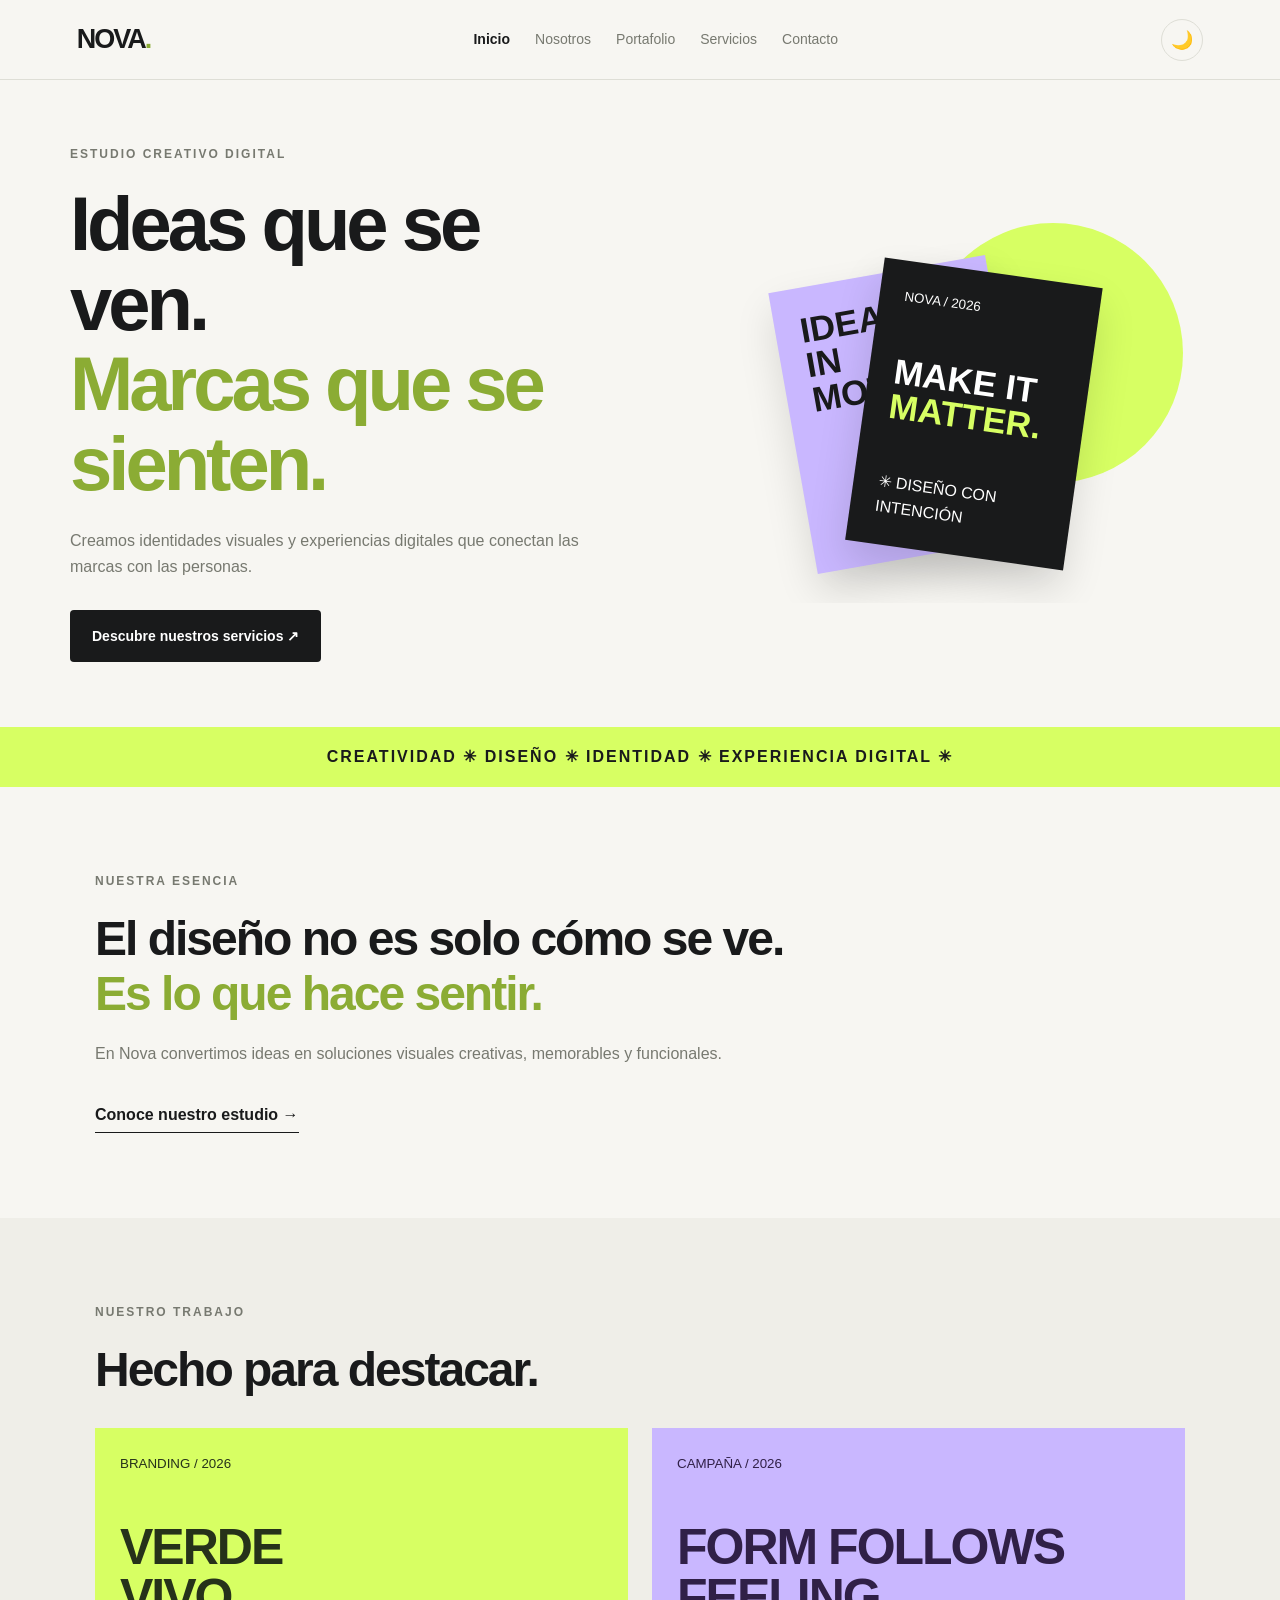
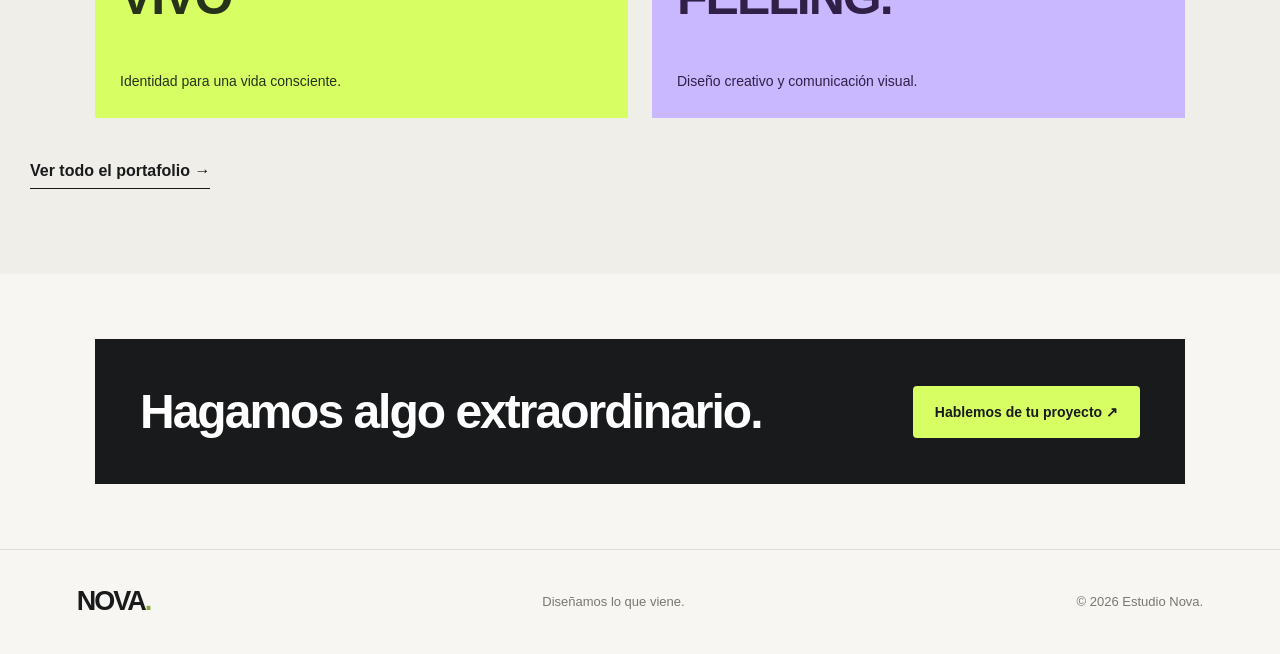
<file: index.html>
<!DOCTYPE html>
<html lang="es">
<head>
    <meta charset="UTF-8">
    <meta name="viewport" content="width=device-width, initial-scale=1.0">
    <title>Inicio | Estudio Nova</title>
    <link rel="stylesheet" href="css/main.css">
    <script src="js/main.js" defer></script>
</head>
<body>

<header class="encabezado">
    <a class="logo" href="index.html">NOVA<span>.</span></a>

    <button class="menu-toggle" aria-label="Abrir menú">☰</button>

    <nav class="menu">
        <a class="activo" href="index.html">Inicio</a>
        <a href="nosotros.html">Nosotros</a>
        <a href="portafolio.html">Portafolio</a>
        <a href="servicios.html">Servicios</a>
        <a href="contacto.html">Contacto</a>
    </nav>

    <button id="modo" aria-label="Cambiar modo de color">🌙</button>
</header>

<main>
    <section class="hero">
        <div class="hero-texto">
            <p class="etiqueta">ESTUDIO CREATIVO DIGITAL</p>
            <h1>Ideas que se ven.<br>
                <span>Marcas que se sienten.</span>
            </h1>
            <p>
                Creamos identidades visuales y experiencias digitales
                que conectan las marcas con las personas.
            </p>
            <a class="boton" href="servicios.html">Descubre nuestros servicios ↗</a>
        </div>

        <div class="hero-arte">
            <div class="circulo"></div>
            <div class="tarjeta tarjeta-trasera">IDEAS<br>IN MOTION</div>
            <div class="tarjeta tarjeta-frontal">
                <small>NOVA / 2026</small>
                <h2>MAKE IT<br><span>MATTER.</span></h2>
                <p>✳ DISEÑO CON INTENCIÓN</p>
            </div>
        </div>
    </section>

    <section class="franja">
        CREATIVIDAD ✳ DISEÑO ✳ IDENTIDAD ✳ EXPERIENCIA DIGITAL ✳
    </section>

    <section class="contenido">
        <p class="etiqueta">NUESTRA ESENCIA</p>
        <h2>El diseño no es solo cómo se ve.<br>
            <span>Es lo que hace sentir.</span>
        </h2>
        <p>
            En Nova convertimos ideas en soluciones visuales
            creativas, memorables y funcionales.
        </p>
        <a class="enlace" href="nosotros.html">Conoce nuestro estudio →</a>
    </section>

    <section class="proyectos">
        <p class="etiqueta">NUESTRO TRABAJO</p>
        <h2>Hecho para destacar.</h2>

        <div class="rejilla">
            <article class="proyecto verde">
                <small>BRANDING / 2026</small>
                <h3>VERDE<br>VIVO</h3>
                <p>Identidad para una vida consciente.</p>
            </article>

            <article class="proyecto lila">
                <small>CAMPAÑA / 2026</small>
                <h3>FORM FOLLOWS<br>FEELING.</h3>
                <p>Diseño creativo y comunicación visual.</p>
            </article>
        </div>

        <a class="enlace" href="portafolio.html">Ver todo el portafolio →</a>
    </section>

    <section class="llamada">
        <h2>Hagamos algo extraordinario.</h2>
        <a class="boton boton-claro" href="contacto.html">Hablemos de tu proyecto ↗</a>
    </section>
</main>

<footer>
    <a class="logo" href="index.html">NOVA<span>.</span></a>
    <p>Diseñamos lo que viene.</p>
    <small>© <span class="year"></span> Estudio Nova.</small>
</footer>

</body>
</html>
</file>
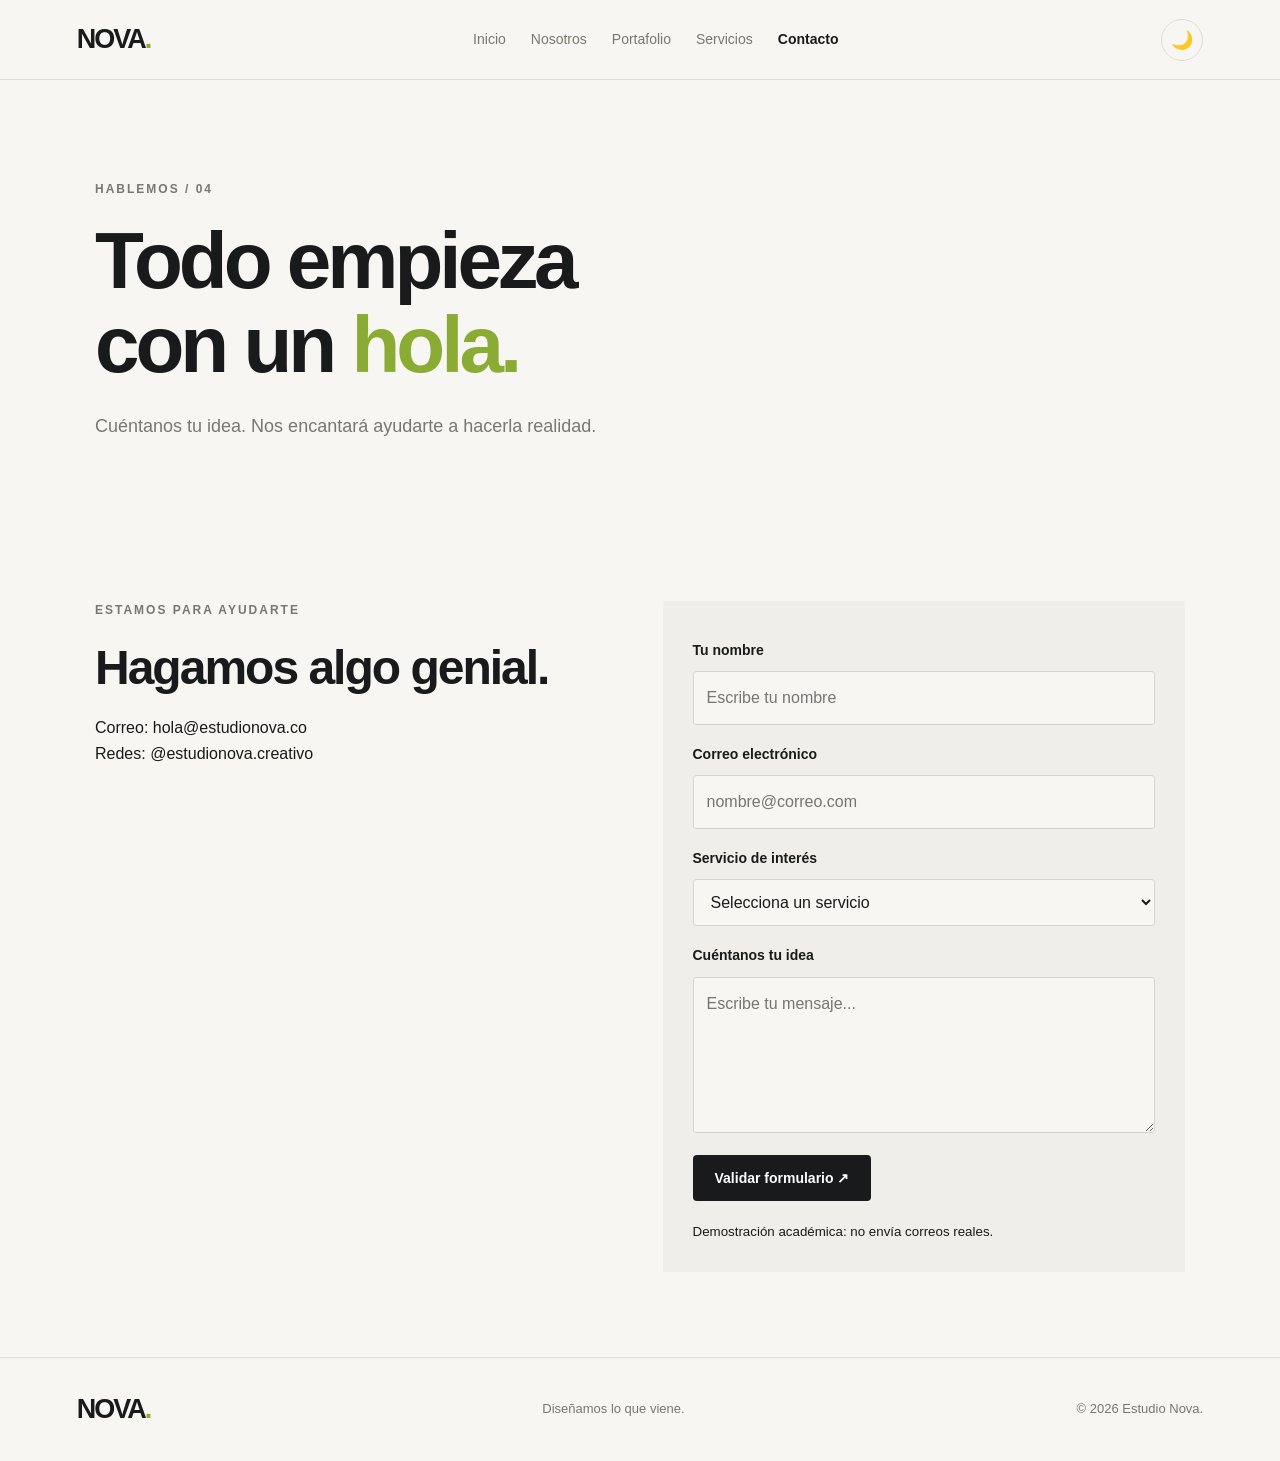
<file: contacto.html>
<!DOCTYPE html>
<html lang="es">
<head>
    <meta charset="UTF-8">
    <meta name="viewport" content="width=device-width, initial-scale=1.0">
    <title>Contacto | Estudio Nova</title>
    <link rel="stylesheet" href="css/main.css">
    <script src="js/main.js" defer></script>
</head>
<body>
<header class="encabezado">
    <a class="logo" href="index.html">NOVA<span>.</span></a>
    <button class="menu-toggle" aria-label="Abrir menú">☰</button>
    <nav class="menu">
        <a href="index.html">Inicio</a>
        <a href="nosotros.html">Nosotros</a>
        <a href="portafolio.html">Portafolio</a>
        <a href="servicios.html">Servicios</a>
        <a class="activo" href="contacto.html">Contacto</a>
    </nav>
    <button id="modo" aria-label="Cambiar modo de color">🌙</button>
</header>

<main>
    <section class="pagina">
        <p class="etiqueta">HABLEMOS / 04</p>
        <h1>Todo empieza<br>con un <span>hola.</span></h1>
        <p>Cuéntanos tu idea. Nos encantará ayudarte a hacerla realidad.</p>
    </section>

    <section class="contacto contenido">
        <div>
            <p class="etiqueta">ESTAMOS PARA AYUDARTE</p>
            <h2>Hagamos algo genial.</h2>
            <p>Correo: hola@estudionova.co</p>
            <p>Redes: @estudionova.creativo</p>
        </div>

        <form id="formulario" novalidate>
            <label for="nombre">Tu nombre</label>
            <input id="nombre" name="nombre" type="text"
                   placeholder="Escribe tu nombre" required>

            <label for="correo">Correo electrónico</label>
            <input id="correo" name="correo" type="email"
                   placeholder="nombre@correo.com" required>

            <label for="servicio">Servicio de interés</label>
            <select id="servicio" name="servicio" required>
                <option value="">Selecciona un servicio</option>
                <option>Identidad de marca</option>
                <option>Diseño digital</option>
                <option>Campañas creativas</option>
                <option>Packaging y editorial</option>
                <option>Otro</option>
            </select>

            <label for="mensaje">Cuéntanos tu idea</label>
            <textarea id="mensaje" name="mensaje" rows="5"
                      placeholder="Escribe tu mensaje..." required></textarea>

            <button class="boton" type="submit">Validar formulario ↗</button>
            <p id="respuesta" role="status" aria-live="polite"></p>
            <small>Demostración académica: no envía correos reales.</small>
        </form>
    </section>
</main>

<footer>
    <a class="logo" href="index.html">NOVA<span>.</span></a>
    <p>Diseñamos lo que viene.</p>
    <small>© <span class="year"></span> Estudio Nova.</small>
</footer>
</body>
</html>
</file>
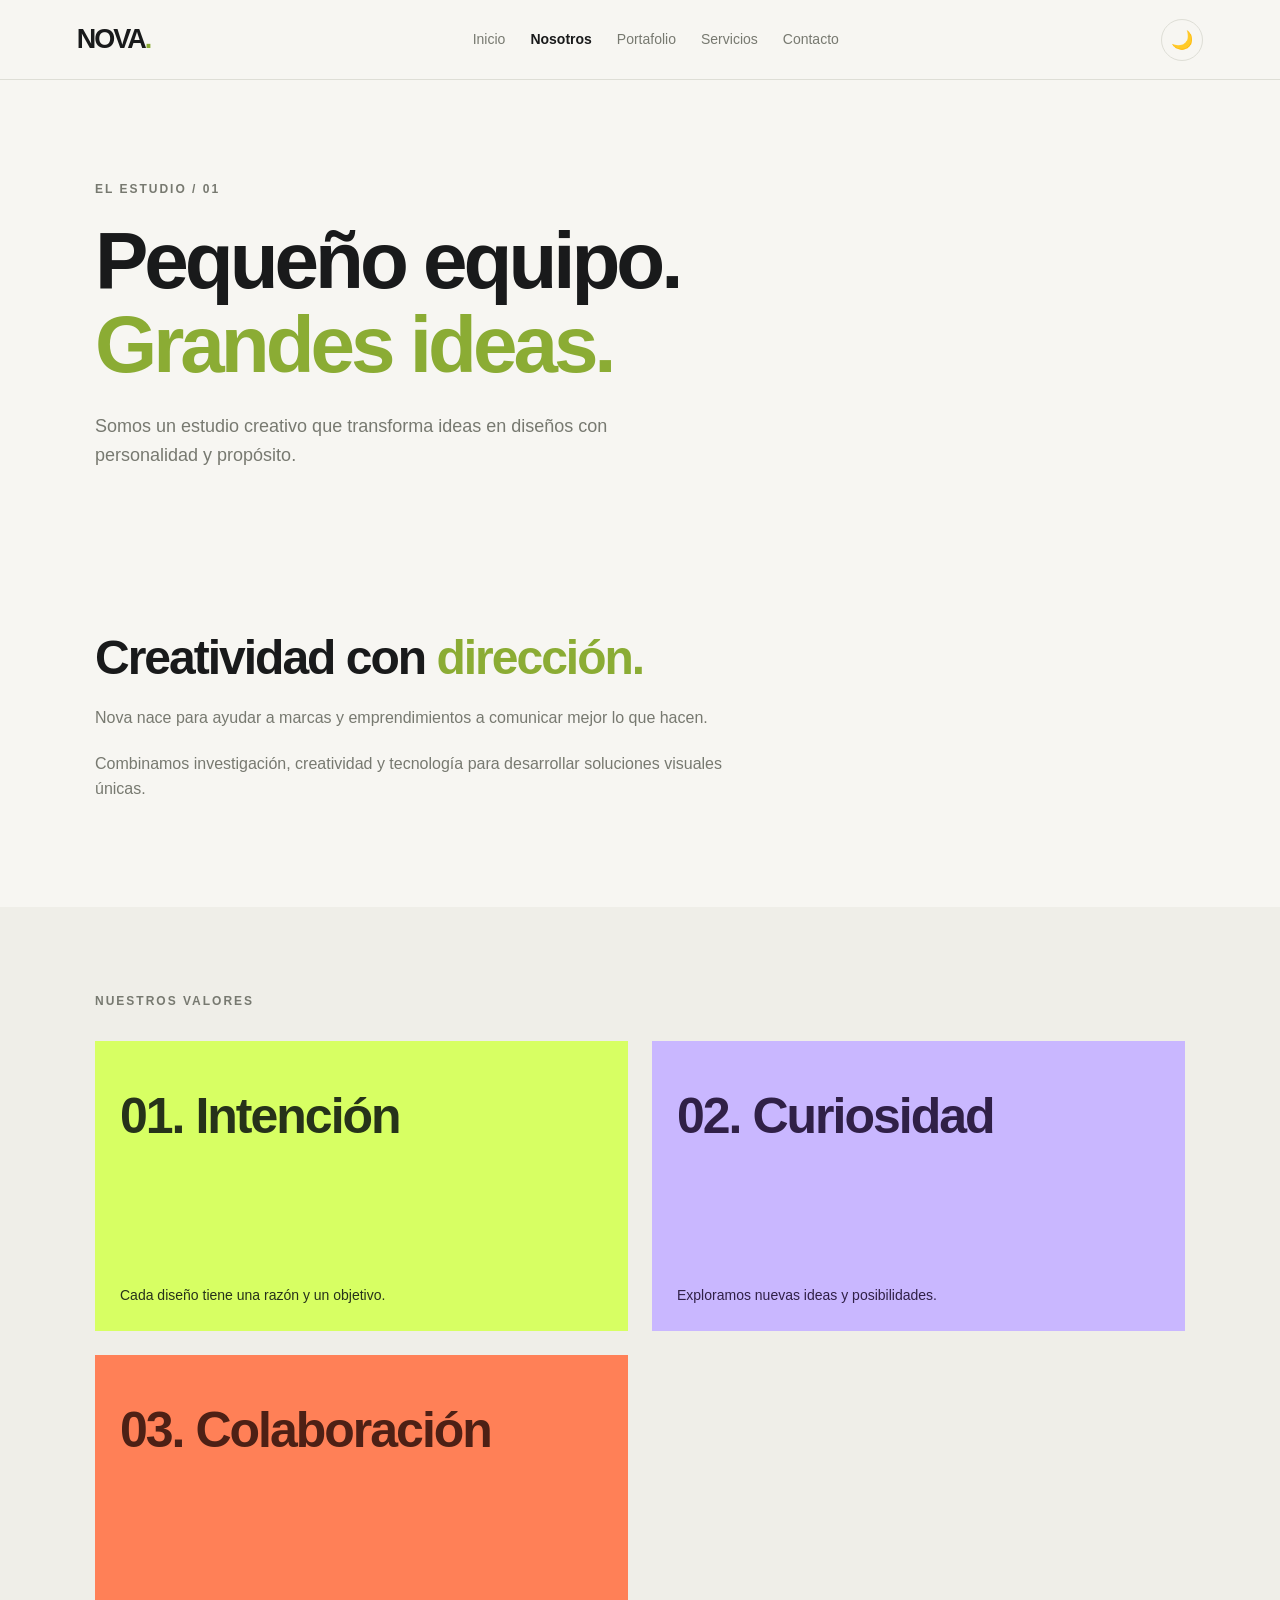
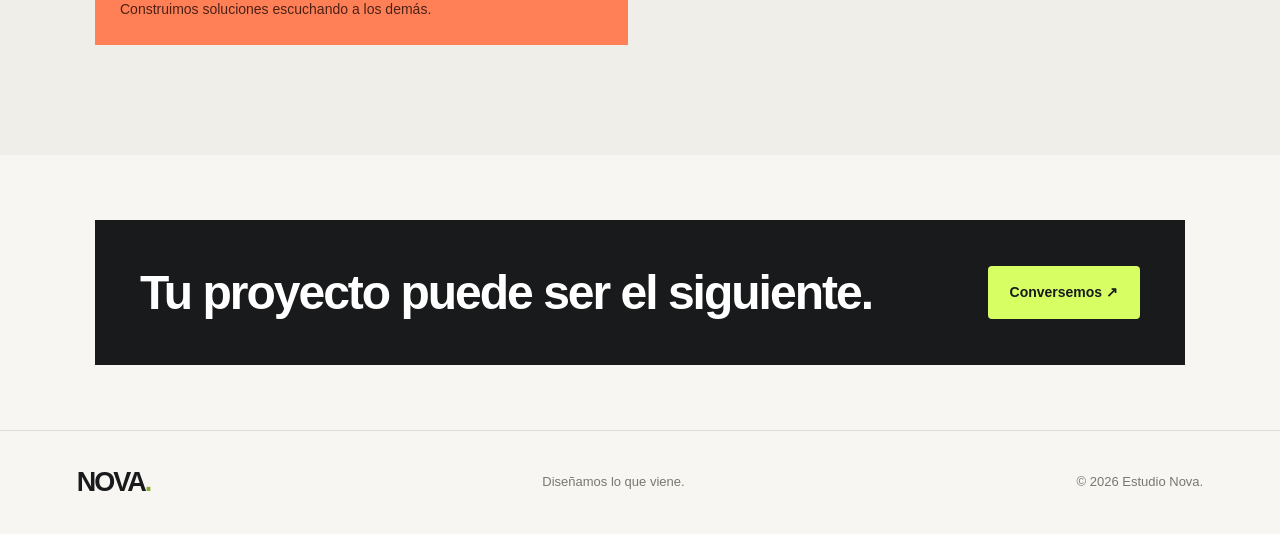
<file: nosotros.html>
<!DOCTYPE html>
<html lang="es">
<head>
    <meta charset="UTF-8">
    <meta name="viewport" content="width=device-width, initial-scale=1.0">
    <title>Nosotros | Estudio Nova</title>
    <link rel="stylesheet" href="css/main.css">
    <script src="js/main.js" defer></script>
</head>
<body>
<header class="encabezado">
    <a class="logo" href="index.html">NOVA<span>.</span></a>
    <button class="menu-toggle" aria-label="Abrir menú">☰</button>
    <nav class="menu">
        <a href="index.html">Inicio</a>
        <a class="activo" href="nosotros.html">Nosotros</a>
        <a href="portafolio.html">Portafolio</a>
        <a href="servicios.html">Servicios</a>
        <a href="contacto.html">Contacto</a>
    </nav>
    <button id="modo" aria-label="Cambiar modo de color">🌙</button>
</header>

<main>
    <section class="pagina">
        <p class="etiqueta">EL ESTUDIO / 01</p>
        <h1>Pequeño equipo.<br><span>Grandes ideas.</span></h1>
        <p>Somos un estudio creativo que transforma ideas en diseños con personalidad y propósito.</p>
    </section>

    <section class="contenido">
        <h2>Creatividad con <span>dirección.</span></h2>
        <p>Nova nace para ayudar a marcas y emprendimientos a comunicar mejor lo que hacen.</p>
        <p>Combinamos investigación, creatividad y tecnología para desarrollar soluciones visuales únicas.</p>
    </section>

    <section class="proyectos">
        <p class="etiqueta">NUESTROS VALORES</p>
        <div class="rejilla">
            <article class="proyecto verde">
                <h3>01. Intención</h3>
                <p>Cada diseño tiene una razón y un objetivo.</p>
            </article>
            <article class="proyecto lila">
                <h3>02. Curiosidad</h3>
                <p>Exploramos nuevas ideas y posibilidades.</p>
            </article>
            <article class="proyecto naranja">
                <h3>03. Colaboración</h3>
                <p>Construimos soluciones escuchando a los demás.</p>
            </article>
        </div>
    </section>

    <section class="llamada">
        <h2>Tu proyecto puede ser el siguiente.</h2>
        <a class="boton boton-claro" href="contacto.html">Conversemos ↗</a>
    </section>
</main>

<footer>
    <a class="logo" href="index.html">NOVA<span>.</span></a>
    <p>Diseñamos lo que viene.</p>
    <small>© <span class="year"></span> Estudio Nova.</small>
</footer>
</body>
</html>
</file>
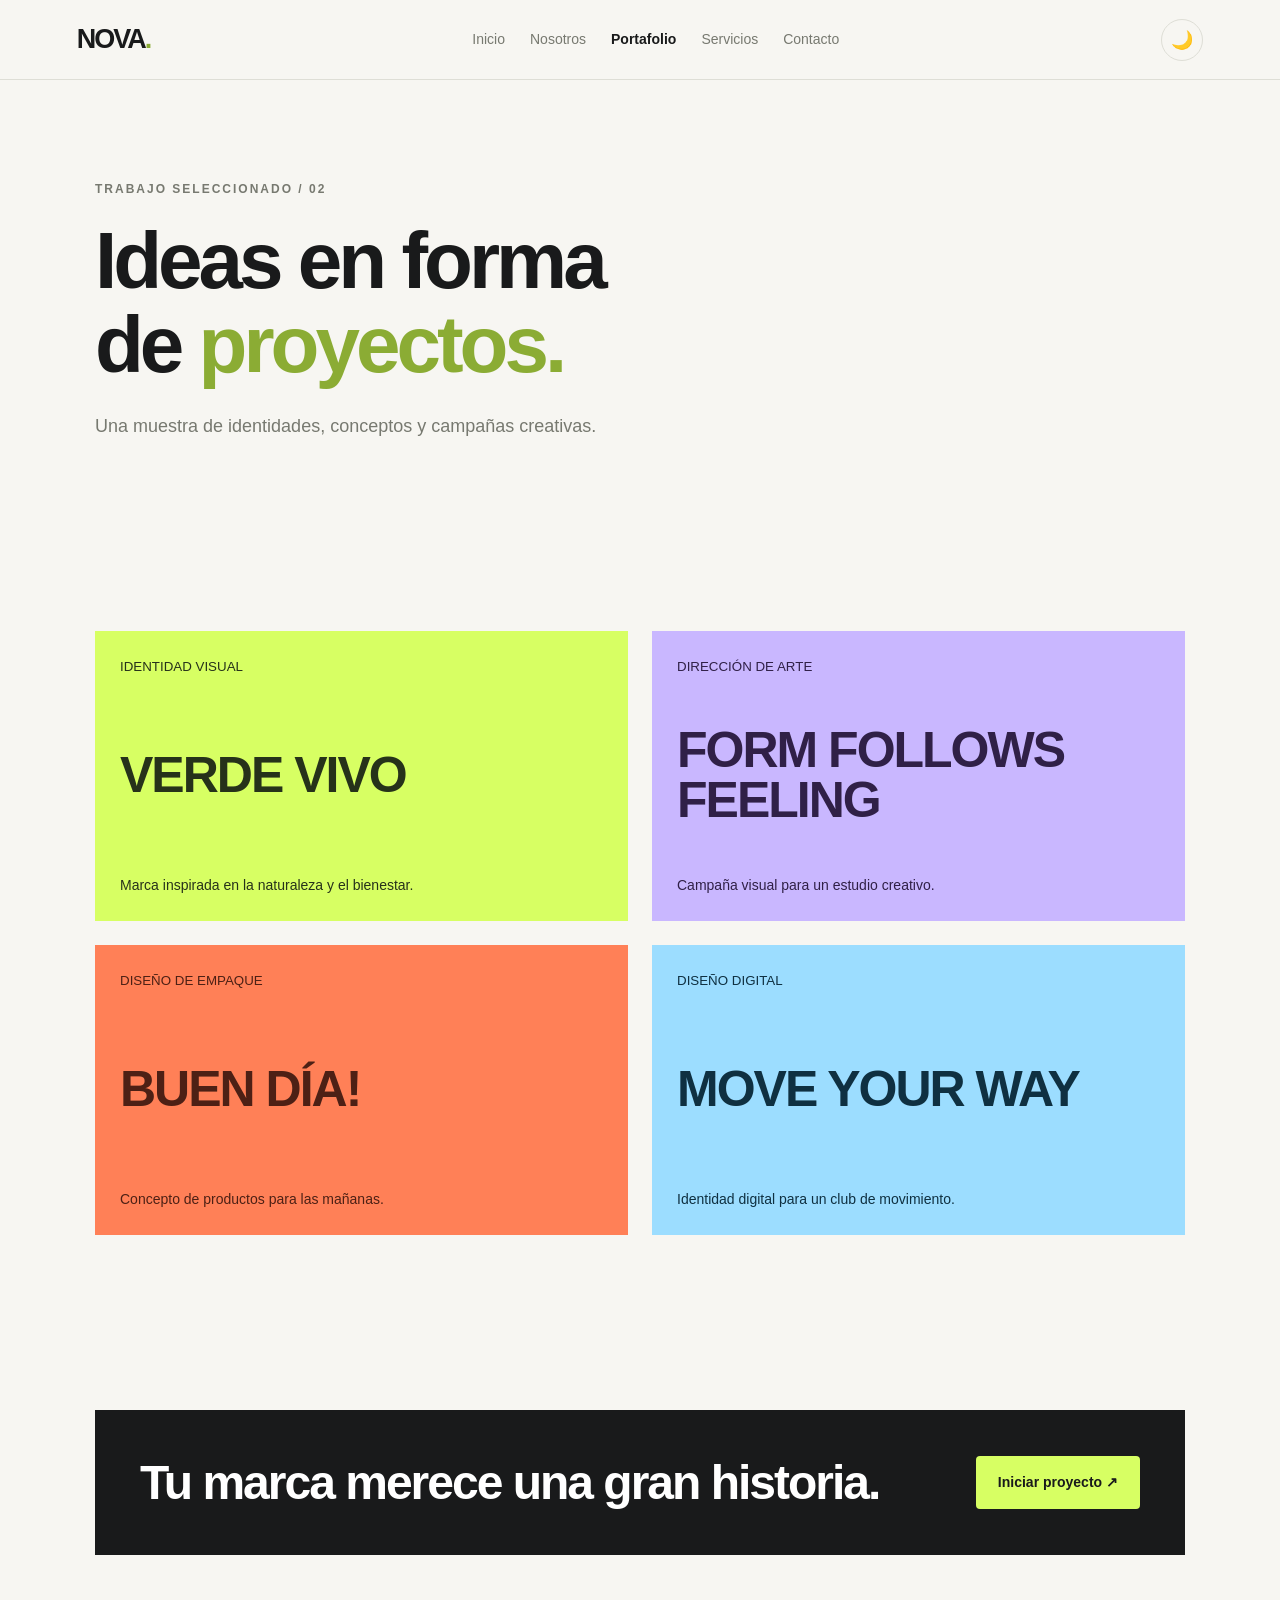
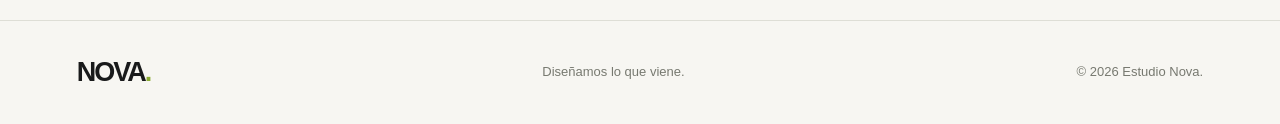
<file: portafolio.html>
<!DOCTYPE html>
<html lang="es">
<head>
    <meta charset="UTF-8">
    <meta name="viewport" content="width=device-width, initial-scale=1.0">
    <title>Portafolio | Estudio Nova</title>
    <link rel="stylesheet" href="css/main.css">
    <script src="js/main.js" defer></script>
</head>
<body>
<header class="encabezado">
    <a class="logo" href="index.html">NOVA<span>.</span></a>
    <button class="menu-toggle" aria-label="Abrir menú">☰</button>
    <nav class="menu">
        <a href="index.html">Inicio</a>
        <a href="nosotros.html">Nosotros</a>
        <a class="activo" href="portafolio.html">Portafolio</a>
        <a href="servicios.html">Servicios</a>
        <a href="contacto.html">Contacto</a>
    </nav>
    <button id="modo" aria-label="Cambiar modo de color">🌙</button>
</header>

<main>
    <section class="pagina">
        <p class="etiqueta">TRABAJO SELECCIONADO / 02</p>
        <h1>Ideas en forma<br>de <span>proyectos.</span></h1>
        <p>Una muestra de identidades, conceptos y campañas creativas.</p>
    </section>

    <section class="contenido">
        <div class="rejilla">
            <article class="proyecto verde">
                <small>IDENTIDAD VISUAL</small>
                <h3>VERDE VIVO</h3>
                <p>Marca inspirada en la naturaleza y el bienestar.</p>
            </article>

            <article class="proyecto lila">
                <small>DIRECCIÓN DE ARTE</small>
                <h3>FORM FOLLOWS FEELING</h3>
                <p>Campaña visual para un estudio creativo.</p>
            </article>

            <article class="proyecto naranja">
                <small>DISEÑO DE EMPAQUE</small>
                <h3>BUEN DÍA!</h3>
                <p>Concepto de productos para las mañanas.</p>
            </article>

            <article class="proyecto azul">
                <small>DISEÑO DIGITAL</small>
                <h3>MOVE YOUR WAY</h3>
                <p>Identidad digital para un club de movimiento.</p>
            </article>
        </div>
    </section>

    <section class="llamada">
        <h2>Tu marca merece una gran historia.</h2>
        <a class="boton boton-claro" href="contacto.html">Iniciar proyecto ↗</a>
    </section>
</main>

<footer>
    <a class="logo" href="index.html">NOVA<span>.</span></a>
    <p>Diseñamos lo que viene.</p>
    <small>© <span class="year"></span> Estudio Nova.</small>
</footer>
</body>
</html>
</file>
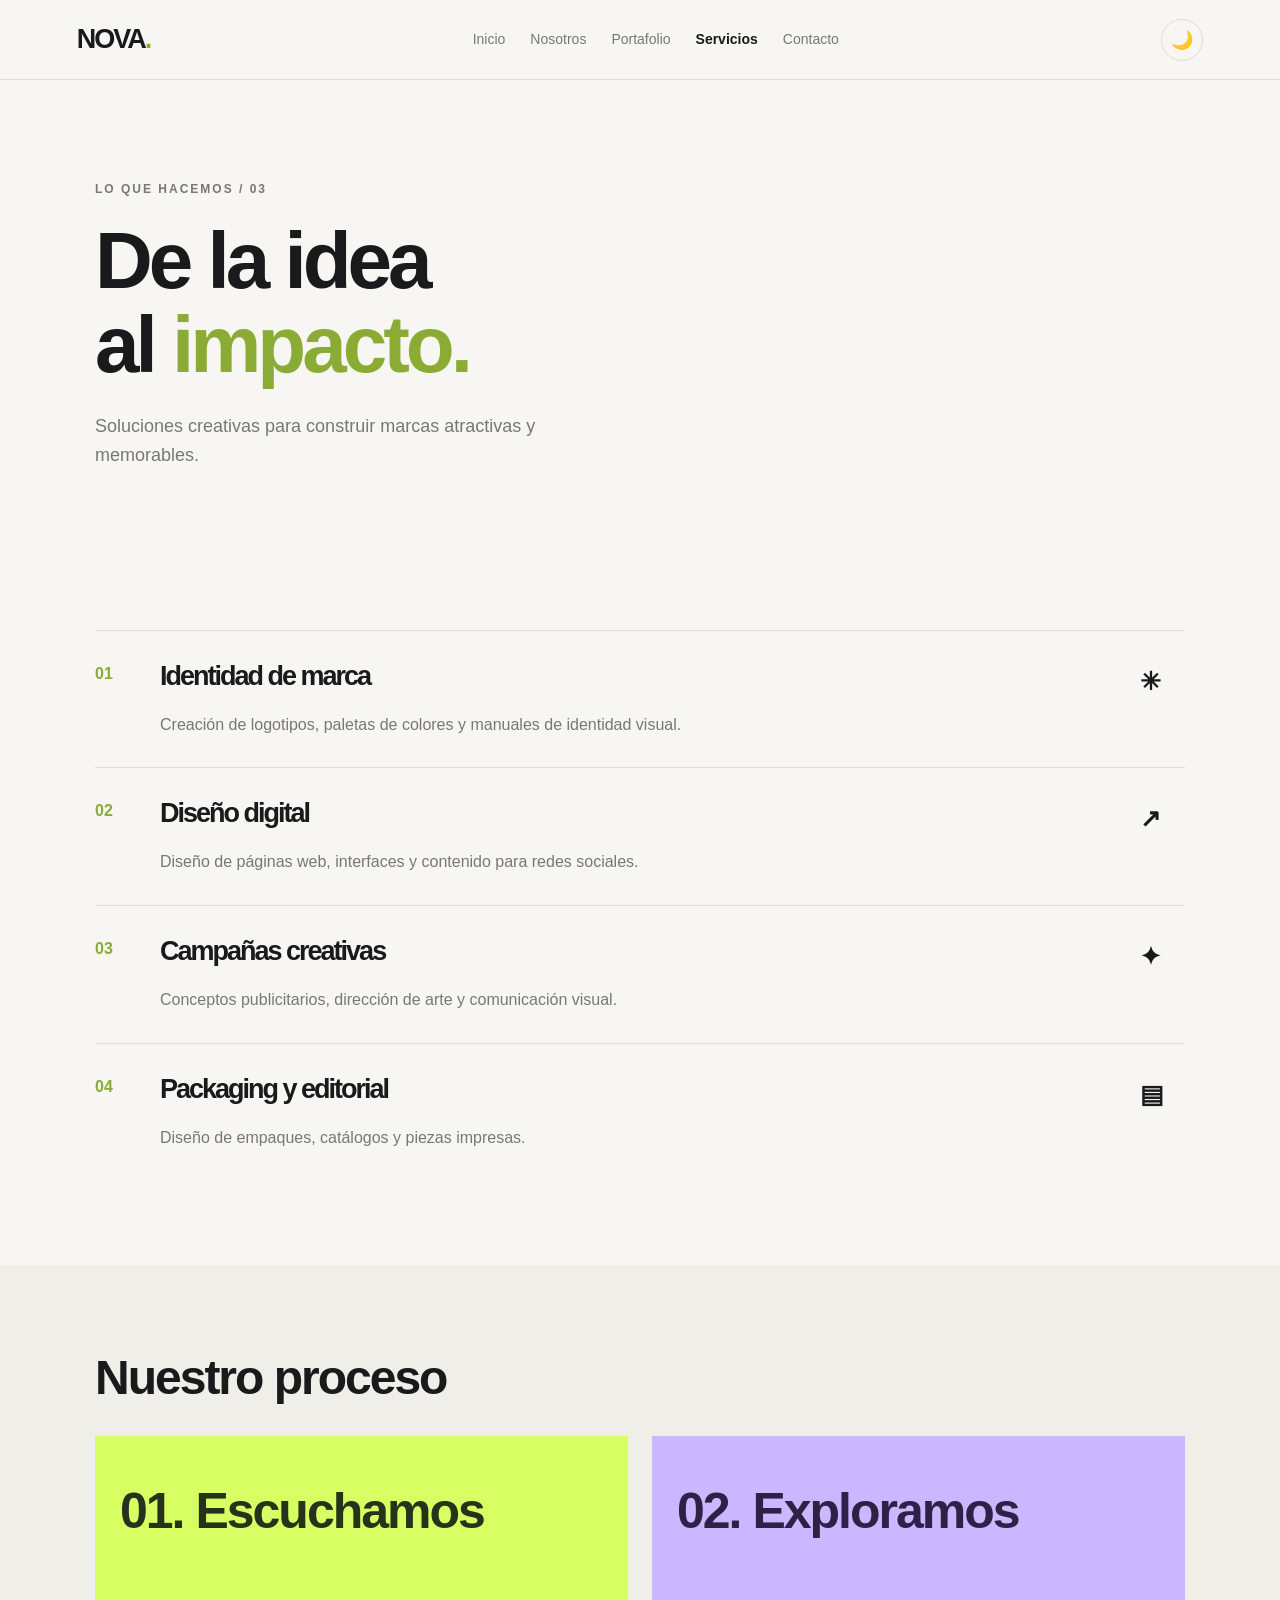
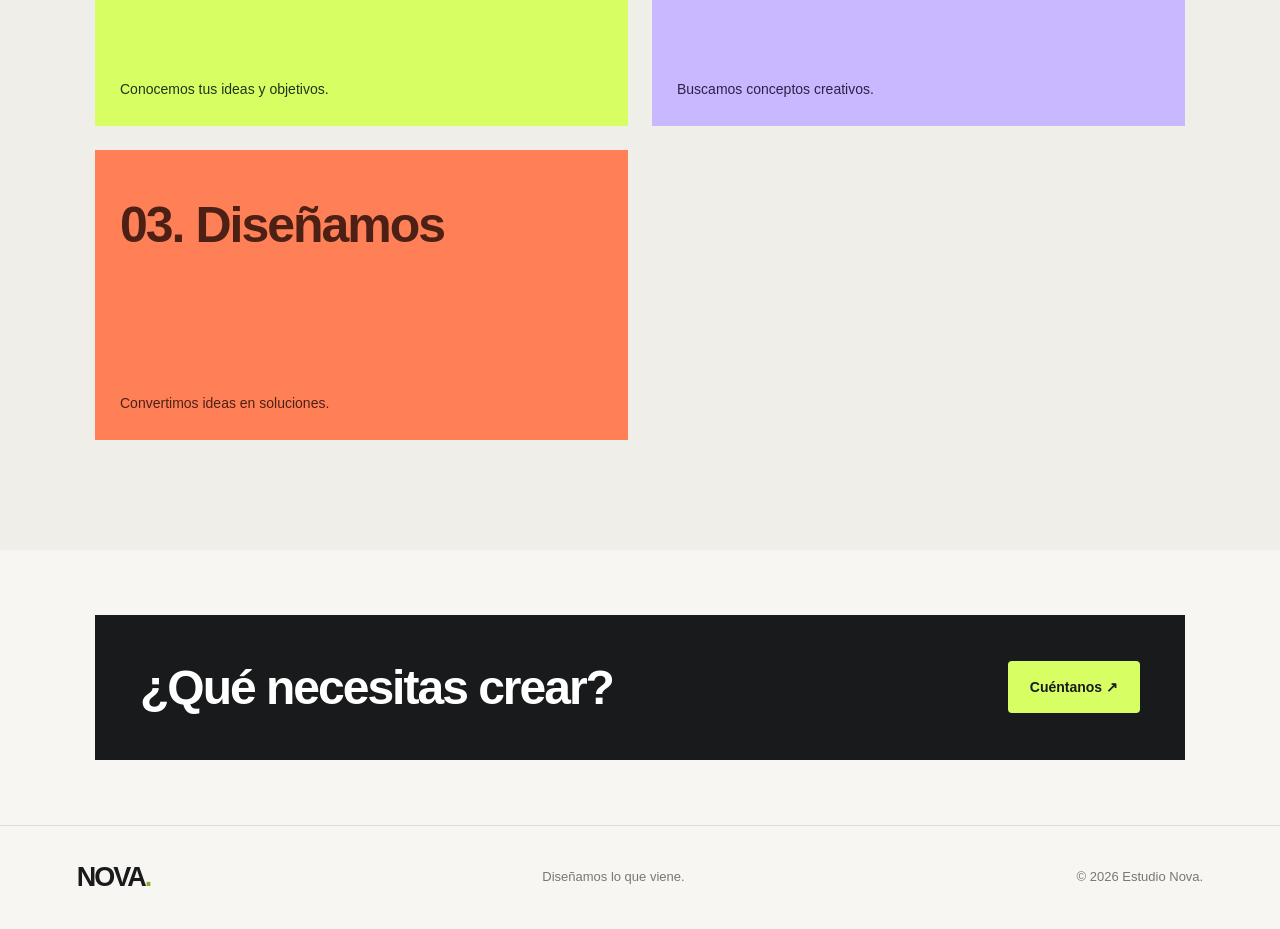
<file: servicios.html>
<!DOCTYPE html>
<html lang="es">
<head>
    <meta charset="UTF-8">
    <meta name="viewport" content="width=device-width, initial-scale=1.0">
    <title>Servicios | Estudio Nova</title>
    <link rel="stylesheet" href="css/main.css">
    <script src="js/main.js" defer></script>
</head>
<body>
<header class="encabezado">
    <a class="logo" href="index.html">NOVA<span>.</span></a>
    <button class="menu-toggle" aria-label="Abrir menú">☰</button>
    <nav class="menu">
        <a href="index.html">Inicio</a>
        <a href="nosotros.html">Nosotros</a>
        <a href="portafolio.html">Portafolio</a>
        <a class="activo" href="servicios.html">Servicios</a>
        <a href="contacto.html">Contacto</a>
    </nav>
    <button id="modo" aria-label="Cambiar modo de color">🌙</button>
</header>

<main>
    <section class="pagina">
        <p class="etiqueta">LO QUE HACEMOS / 03</p>
        <h1>De la idea<br>al <span>impacto.</span></h1>
        <p>Soluciones creativas para construir marcas atractivas y memorables.</p>
    </section>

    <section class="contenido servicios">
        <article>
            <span>01</span>
            <div>
                <h2>Identidad de marca</h2>
                <p>Creación de logotipos, paletas de colores y manuales de identidad visual.</p>
            </div>
            <b>✳</b>
        </article>

        <article>
            <span>02</span>
            <div>
                <h2>Diseño digital</h2>
                <p>Diseño de páginas web, interfaces y contenido para redes sociales.</p>
            </div>
            <b>↗</b>
        </article>

        <article>
            <span>03</span>
            <div>
                <h2>Campañas creativas</h2>
                <p>Conceptos publicitarios, dirección de arte y comunicación visual.</p>
            </div>
            <b>✦</b>
        </article>

        <article>
            <span>04</span>
            <div>
                <h2>Packaging y editorial</h2>
                <p>Diseño de empaques, catálogos y piezas impresas.</p>
            </div>
            <b>▤</b>
        </article>
    </section>

    <section class="proyectos">
        <h2>Nuestro proceso</h2>
        <div class="rejilla">
            <article class="proyecto verde">
                <h3>01. Escuchamos</h3>
                <p>Conocemos tus ideas y objetivos.</p>
            </article>
            <article class="proyecto lila">
                <h3>02. Exploramos</h3>
                <p>Buscamos conceptos creativos.</p>
            </article>
            <article class="proyecto naranja">
                <h3>03. Diseñamos</h3>
                <p>Convertimos ideas en soluciones.</p>
            </article>
        </div>
    </section>

    <section class="llamada">
        <h2>¿Qué necesitas crear?</h2>
        <a class="boton boton-claro" href="contacto.html">Cuéntanos ↗</a>
    </section>
</main>

<footer>
    <a class="logo" href="index.html">NOVA<span>.</span></a>
    <p>Diseñamos lo que viene.</p>
    <small>© <span class="year"></span> Estudio Nova.</small>
</footer>
</body>
</html>
</file>
<file: css/main.css>
:root {
    --fondo: #f7f6f2;
    --texto: #191a1b;
    --secundario: #777970;
    --verde: #d7ff63;
    --lila: #c9b7ff;
    --naranja: #ff8057;
    --azul: #9cddff;
    --borde: #deded6;
}

* {
    box-sizing: border-box;
    margin: 0;
    padding: 0;
}

html {
    scroll-behavior: smooth;
}

body {
    background: var(--fondo);
    color: var(--texto);
    font-family: Arial, Helvetica, sans-serif;
    line-height: 1.6;
    transition: background .3s, color .3s;
}

a {
    color: inherit;
    text-decoration: none;
}

.encabezado {
    min-height: 80px;
    padding: 15px 6%;
    display: flex;
    justify-content: space-between;
    align-items: center;
    gap: 20px;
    border-bottom: 1px solid var(--borde);
    position: relative;
}

.logo {
    font-size: 27px;
    font-weight: 900;
    letter-spacing: -2px;
}

.logo span {
    color: #8bac34;
}

.menu {
    display: flex;
    gap: 25px;
}

.menu a {
    font-size: 14px;
    color: var(--secundario);
    transition: color .3s;
}

.menu a:hover,
.menu a.activo {
    color: var(--texto);
    font-weight: bold;
}

#modo,
.menu-toggle {
    border: 1px solid var(--borde);
    background: transparent;
    color: inherit;
    border-radius: 50%;
    width: 42px;
    height: 42px;
    cursor: pointer;
    font-size: 18px;
}

.menu-toggle {
    display: none;
}

.hero {
    max-width: 1200px;
    min-height: 580px;
    margin: auto;
    padding: 65px 30px;
    display: grid;
    grid-template-columns: 1fr 1fr;
    gap: 40px;
    align-items: center;
}

.etiqueta {
    color: var(--secundario);
    font-size: 12px;
    font-weight: bold;
    letter-spacing: 2px;
    margin-bottom: 20px;
}

.hero h1,
.pagina h1 {
    font-size: clamp(42px, 6vw, 76px);
    line-height: 1.05;
    letter-spacing: -4px;
    margin-bottom: 25px;
}

h1 span,
h2 span {
    color: #8bac34;
}

.hero-texto > p:not(.etiqueta),
.pagina > p:not(.etiqueta) {
    color: var(--secundario);
    max-width: 520px;
    margin-bottom: 30px;
}

.boton {
    display: inline-block;
    background: var(--texto);
    color: white;
    border: none;
    border-radius: 4px;
    padding: 15px 22px;
    font-weight: bold;
    font-size: 14px;
    cursor: pointer;
    transition: transform .25s, box-shadow .25s;
}

.boton:hover {
    transform: translateY(-4px);
    box-shadow: 0 10px 25px #0002;
}

.hero-arte {
    min-height: 400px;
    position: relative;
    display: grid;
    place-items: center;
    overflow: hidden;
}

.circulo {
    width: 260px;
    height: 260px;
    background: var(--verde);
    border-radius: 50%;
    position: absolute;
    right: 5%;
    top: 5%;
}

.tarjeta {
    width: 220px;
    height: 285px;
    padding: 25px;
    position: absolute;
    display: flex;
    flex-direction: column;
    justify-content: space-between;
    box-shadow: 0 20px 40px #0002;
    animation: flotar 4s ease-in-out infinite;
}

.tarjeta-trasera {
    background: var(--lila);
    font-size: 35px;
    font-weight: 900;
    line-height: 1;
    transform: rotate(-10deg) translate(-35px, 5px);
}

.tarjeta-frontal {
    background: var(--texto);
    color: white;
    transform: rotate(8deg) translate(40px, 5px);
    animation-delay: .4s;
}

.tarjeta-frontal h2 {
    font-size: 35px;
    line-height: 1;
}

.tarjeta-frontal h2 span {
    color: var(--verde);
}

.franja {
    background: var(--verde);
    padding: 17px 10px;
    text-align: center;
    font-weight: 900;
    letter-spacing: 2px;
    overflow-wrap: anywhere;
}

.contenido,
.proyectos {
    max-width: 1150px;
    margin: auto;
    padding: 85px 30px;
}

.contenido h2,
.proyectos h2,
.llamada h2 {
    font-size: clamp(30px, 4vw, 48px);
    line-height: 1.15;
    margin-bottom: 20px;
    letter-spacing: -2px;
}

.contenido > p:not(.etiqueta) {
    color: var(--secundario);
    max-width: 650px;
    margin-bottom: 20px;
}

.enlace {
    display: inline-block;
    margin-top: 15px;
    border-bottom: 1px solid var(--texto);
    padding-bottom: 5px;
    font-weight: bold;
}

.proyectos {
    max-width: none;
    background: #efeee8;
}

.proyectos > * {
    max-width: 1090px;
    margin-left: auto;
    margin-right: auto;
}

.rejilla {
    display: grid;
    grid-template-columns: repeat(2, minmax(0, 1fr));
    gap: 24px;
    margin-top: 30px;
    margin-bottom: 25px;
}

.proyecto {
    min-height: 290px;
    padding: 25px;
    display: flex;
    flex-direction: column;
    align-items: flex-start;
    justify-content: space-between;
    transition: transform .3s;
}

.proyecto:hover {
    transform: translateY(-6px);
}

.proyecto h3 {
    font-size: clamp(30px, 4vw, 50px);
    line-height: 1;
    letter-spacing: -2px;
    margin: 25px 0;
}

.proyecto p {
    font-size: 14px;
}

.verde {
    background: var(--verde);
    color: #26321a;
}

.lila {
    background: var(--lila);
    color: #302047;
}

.naranja {
    background: var(--naranja);
    color: #4d2015;
}

.azul {
    background: var(--azul);
    color: #0f3041;
}

.llamada {
    max-width: 1090px;
    margin: 65px auto;
    padding: 45px;
    background: var(--texto);
    color: white;
    display: flex;
    align-items: center;
    justify-content: space-between;
    gap: 25px;
}

.llamada h2 {
    margin: 0;
}

.boton-claro {
    background: var(--verde);
    color: #191a1b;
    white-space: nowrap;
}

footer {
    border-top: 1px solid var(--borde);
    padding: 30px 6%;
    display: flex;
    align-items: center;
    justify-content: space-between;
    gap: 15px;
    flex-wrap: wrap;
}

footer p,
footer small {
    color: var(--secundario);
    font-size: 13px;
}

.pagina {
    max-width: 1150px;
    margin: auto;
    padding: 100px 30px 45px;
}

.pagina h1 {
    font-size: clamp(48px, 7vw, 80px);
}

.pagina > p:not(.etiqueta) {
    font-size: 18px;
}

.servicios article {
    display: grid;
    grid-template-columns: 45px 1fr 45px;
    gap: 20px;
    align-items: start;
    padding: 30px 0;
    border-top: 1px solid var(--borde);
}

.servicios article > span {
    color: #8bac34;
    font-weight: bold;
}

.servicios article h2 {
    font-size: 27px;
}

.servicios article p {
    color: var(--secundario);
    margin-top: 8px;
}

.servicios article b {
    font-size: 25px;
}

.contacto {
    display: grid;
    grid-template-columns: 1fr 1fr;
    gap: 45px;
}

#formulario {
    background: #efeee8;
    padding: 30px;
    display: flex;
    flex-direction: column;
    gap: 10px;
}

#formulario label {
    font-size: 14px;
    font-weight: bold;
    margin-top: 8px;
}

#formulario input,
#formulario select,
#formulario textarea {
    width: 100%;
    padding: 13px;
    font: inherit;
    border: 1px solid #d5d5cb;
    background: var(--fondo);
    color: var(--texto);
    border-radius: 3px;
}

#formulario input:focus,
#formulario select:focus,
#formulario textarea:focus {
    outline: 2px solid #8bac34;
}

#formulario .boton {
    align-self: flex-start;
    margin-top: 12px;
}

#respuesta {
    font-size: 14px;
    font-weight: bold;
}

.modo-oscuro {
    --fondo: #171918;
    --texto: #f1f1eb;
    --secundario: #b0b1a9;
    --borde: #373a35;
}

.modo-oscuro .proyectos,
.modo-oscuro #formulario {
    background: #202320;
}

@keyframes flotar {
    0%, 100% {
        translate: 0 0;
    }
    50% {
        translate: 0 -12px;
    }
}

@media (max-width: 800px) {
    .encabezado {
        flex-wrap: wrap;
    }

    .menu-toggle {
        display: block;
        margin-left: auto;
    }

    .menu {
        display: none;
        width: 100%;
        flex-direction: column;
        gap: 15px;
        padding: 15px 0;
    }

    .menu.abierto {
        display: flex;
    }

    .hero {
        grid-template-columns: 1fr;
    }

    .hero-arte {
        min-height: 360px;
    }

    .contacto {
        grid-template-columns: 1fr;
    }

    .llamada {
        margin: 35px 18px;
        flex-direction: column;
        align-items: flex-start;
    }
}

@media (max-width: 520px) {
    .hero h1,
    .pagina h1 {
        letter-spacing: -2px;
    }

    .rejilla {
        grid-template-columns: 1fr;
    }

    .hero-arte {
        transform: scale(.9);
    }

    .contenido,
    .proyectos {
        padding: 55px 20px;
    }

    .pagina {
        padding: 70px 20px 30px;
    }

    #formulario {
        padding: 20px;
    }

    footer {
        flex-direction: column;
        align-items: flex-start;
    }
}

@media (prefers-reduced-motion: reduce) {
    *,
    *::before,
    *::after {
        animation: none !important;
        transition: none !important;
        scroll-behavior: auto !important;
    }
}
</file>
